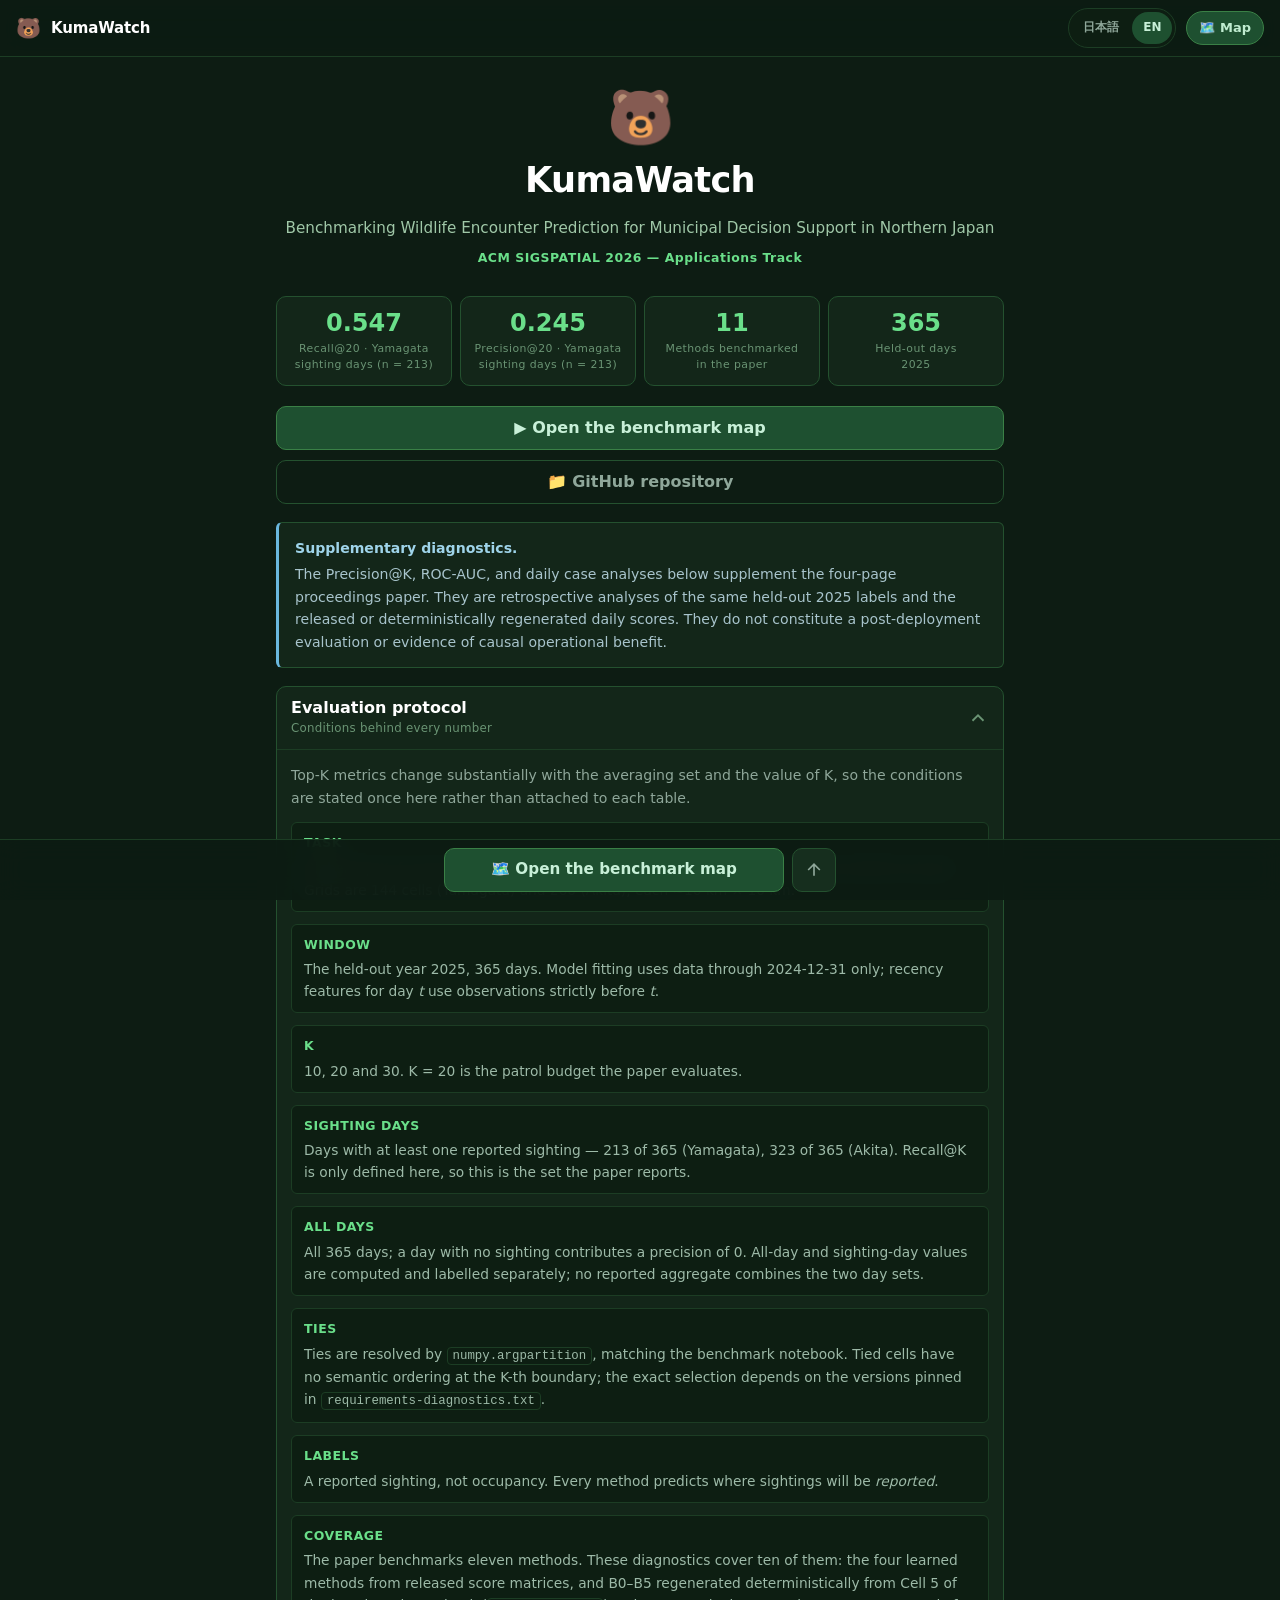
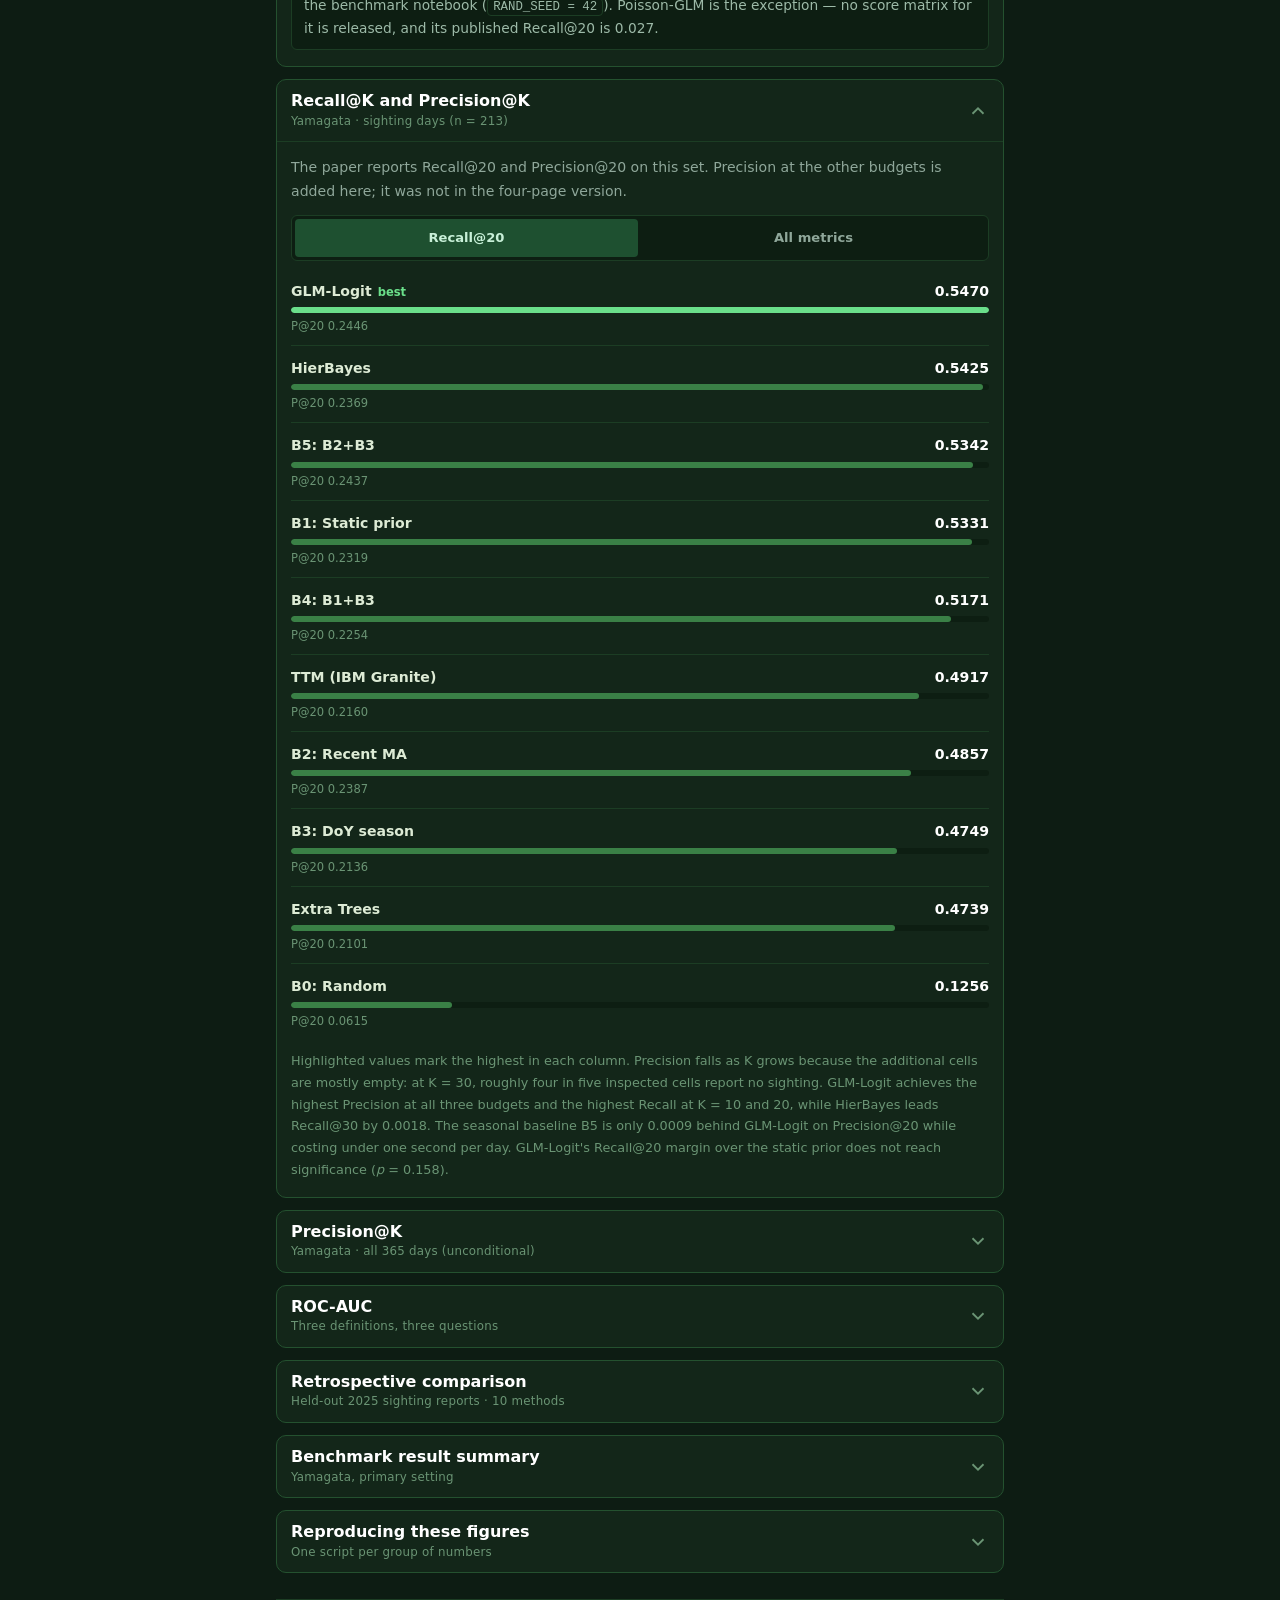
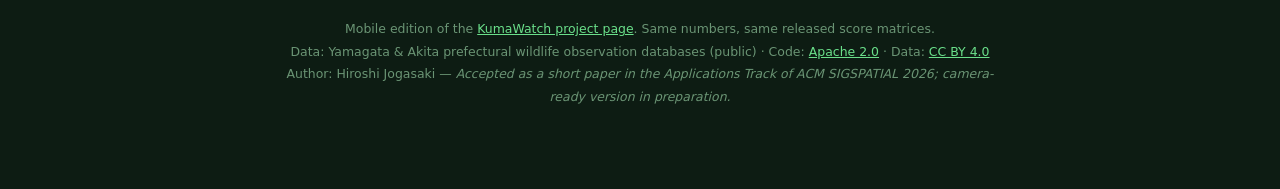
<file: index.html>
<!DOCTYPE html>
<html lang="en">
<head>
<meta charset="UTF-8">
<meta name="viewport" content="width=device-width,initial-scale=1,viewport-fit=cover">
<meta name="theme-color" content="#0d1c13">
<meta name="description" content="KumaWatch — mobile edition. Cost-annotated top-K benchmark of eleven wildlife-encounter prediction methods on held-out 2025 sighting records from Yamagata and Akita, Japan.">
<meta name="apple-mobile-web-app-capable" content="yes">
<meta name="mobile-web-app-capable" content="yes">
<meta name="apple-mobile-web-app-status-bar-style" content="black-translucent">
<meta name="apple-mobile-web-app-title" content="KumaWatch">
<meta name="format-detection" content="telephone=no">
<title data-i18n="title.index">KumaWatch 🐻 — Cost-Annotated Top-K Benchmark (Mobile)</title>
<link rel="manifest" href="manifest.webmanifest">
<link rel="icon" href="mobile-icons/icon.svg" type="image/svg+xml">
<link rel="apple-touch-icon" href="mobile-icons/apple-touch-icon.png">
<link rel="stylesheet" href="mobile-assets/base.css">
<link rel="stylesheet" href="mobile-assets/index.css">
</head>
<body>

<header class="topbar">
  <span class="mark" aria-hidden="true">🐻</span>
  <span class="name">KumaWatch</span>
  <span class="spacer"></span>
  <div class="lang" role="group" aria-label="Language" data-i18n-aria="a11y.lang">
    <button type="button" data-lang="ja" aria-pressed="false" lang="ja">日本語</button>
    <button type="button" data-lang="en" aria-pressed="true" lang="en">EN</button>
  </div>
  <a class="go" href="map.html" data-i18n="nav.map">🗺️ Map</a>
</header>

<div class="wrap">

  <div class="hero">
    <div class="bear" aria-hidden="true">🐻</div>
    <h1>KumaWatch</h1>
    <p class="sub" data-i18n="hero.sub">Benchmarking Wildlife Encounter Prediction for Municipal Decision Support in Northern Japan</p>
    <p class="conf" data-i18n="hero.conf">ACM SIGSPATIAL 2026 — Applications Track</p>
  </div>

  <div class="stats">
    <div class="stat"><div class="stat-num">0.547</div><div class="stat-lbl" data-i18n-html="stat1">Recall@20 · Yamagata<br>sighting days (n = 213)</div></div>
    <div class="stat"><div class="stat-num">0.245</div><div class="stat-lbl" data-i18n-html="stat2">Precision@20 · Yamagata<br>sighting days (n = 213)</div></div>
    <div class="stat"><div class="stat-num">11</div><div class="stat-lbl" data-i18n-html="stat3">Methods benchmarked<br>in the paper</div></div>
    <div class="stat"><div class="stat-num">365</div><div class="stat-lbl" data-i18n-html="stat4">Held-out days<br>2025</div></div>
  </div>

  <a class="btn" href="map.html" data-i18n="btn.map">▶ Open the benchmark map</a>
  <a class="btn btn-outline" data-i18n="btn.repo" href="https://github.com/Global-jogasaki/KumaWatch" target="_blank" rel="noopener">📁 GitHub repository</a>

  <div class="a2hs" id="a2hs" hidden>
    <div data-i18n-html="a2hs">Tap <b>Share</b> → <b>Add to Home Screen</b> to keep KumaWatch one tap away. The map then also opens without a network connection.</div>
    <button type="button" id="a2hs-close" aria-label="Dismiss" data-i18n-aria="a11y.dismiss">×</button>
  </div>

  <div class="notice" data-i18n-html="notice">
    <strong>Supplementary diagnostics.</strong>
    The Precision@K, ROC-AUC, and daily case analyses below supplement the four-page proceedings paper. They are retrospective analyses of the same held-out 2025 labels and the released or deterministically regenerated daily scores. They do not constitute a post-deployment evaluation or evidence of causal operational benefit.
  </div>

  <!-- ── Protocol ─────────────────────────────────────────────────────── -->
  <details class="acc" open>
    <summary>
      <span class="s-txt"><b data-i18n="sect1.t">Evaluation protocol</b><span data-i18n="sect1.s">Conditions behind every number</span></span>
      <svg class="chev" viewBox="0 0 24 24" fill="none" stroke="currentColor" stroke-width="2" aria-hidden="true"><path d="M6 9l6 6 6-6"/></svg>
    </summary>
    <div class="body">
      <p class="lead" data-i18n-html="lead1">Top-K metrics change substantially with the averaging set and the value of K, so the conditions are stated once here rather than attached to each table.</p>
      <dl class="dl">
        <div><dt data-i18n-html="dt1">Task</dt><dd data-i18n-html="dd1">Global top-K: for each day, the K cells with the highest score across the whole prefectural grid. Grids are 144 cells (Yamagata) and 260 (Akita), each ≈10 km × 10 km.</dd></div>
        <div><dt data-i18n-html="dt2">Window</dt><dd data-i18n-html="dd2">The held-out year 2025, 365 days. Model fitting uses data through 2024-12-31 only; recency features for day <em>t</em> use observations strictly before <em>t</em>.</dd></div>
        <div><dt data-i18n-html="dt3">K</dt><dd data-i18n-html="dd3">10, 20 and 30. K = 20 is the patrol budget the paper evaluates.</dd></div>
        <div><dt data-i18n-html="dt4">Sighting days</dt><dd data-i18n-html="dd4">Days with at least one reported sighting — 213 of 365 (Yamagata), 323 of 365 (Akita). Recall@K is only defined here, so this is the set the paper reports.</dd></div>
        <div><dt data-i18n-html="dt5">All days</dt><dd data-i18n-html="dd5">All 365 days; a day with no sighting contributes a precision of 0. All-day and sighting-day values are computed and labelled separately; no reported aggregate combines the two day sets.</dd></div>
        <div><dt data-i18n-html="dt6">Ties</dt><dd data-i18n-html="dd6">Ties are resolved by <code>numpy.argpartition</code>, matching the benchmark notebook. Tied cells have no semantic ordering at the K-th boundary; the exact selection depends on the versions pinned in <code>requirements-diagnostics.txt</code>.</dd></div>
        <div><dt data-i18n-html="dt7">Labels</dt><dd data-i18n-html="dd7">A reported sighting, not occupancy. Every method predicts where sightings will be <em>reported</em>.</dd></div>
        <div><dt data-i18n-html="dt8">Coverage</dt><dd data-i18n-html="dd8">The paper benchmarks eleven methods. These diagnostics cover ten of them: the four learned methods from released score matrices, and B0–B5 regenerated deterministically from Cell 5 of the benchmark notebook (<code>RAND_SEED = 42</code>). Poisson-GLM is the exception — no score matrix for it is released, and its published Recall@20 is 0.027.</dd></div>
      </dl>
    </div>
  </details>

  <!-- ── Recall / Precision, sighting days ────────────────────────────── -->
  <details class="acc" open>
    <summary>
      <span class="s-txt"><b data-i18n="sect2.t">Recall@K and Precision@K</b><span data-i18n="sect2.s">Yamagata · sighting days (n = 213)</span></span>
      <svg class="chev" viewBox="0 0 24 24" fill="none" stroke="currentColor" stroke-width="2" aria-hidden="true"><path d="M6 9l6 6 6-6"/></svg>
    </summary>
    <div class="body">
      <p class="lead" data-i18n-html="lead2">The paper reports Recall@20 and Precision@20 on this set. Precision at the other budgets is added here; it was not in the four-page version.</p>
      <div class="metric" data-bar-col="3" data-sub-col="4">
        <div class="seg" role="tablist" aria-label="View" data-i18n-aria="a11y.view">
          <button type="button" role="tab" aria-selected="true" data-view="bars" data-i18n="seg1">Recall@20</button>
          <button type="button" role="tab" aria-selected="false" data-view="table" data-i18n="seg2">All metrics</button>
        </div>
        <div class="bars" data-view-panel="bars"></div>
        <div data-view-panel="table" hidden>
          <div class="tbl-wrap">
            <table>
              <thead><tr><th scope="col" data-i18n="th1">Method</th><th scope="col" data-i18n="th2">R@10</th><th scope="col" data-i18n="th3">P@10</th><th scope="col" data-i18n="th4">R@20</th><th scope="col" data-i18n="th5">P@20</th><th scope="col" data-i18n="th6">R@30</th><th scope="col" data-i18n="th7">P@30</th></tr></thead>
              <tbody>
                <tr><td data-i18n="m.glm-logit">GLM-Logit</td><td class="n best">0.3448</td><td class="n best">0.3052</td><td class="n best">0.5470</td><td class="n best">0.2446</td><td class="n">0.6904</td><td class="n best">0.2106</td></tr>
                <tr><td data-i18n="m.hierbayes">HierBayes</td><td class="n">0.3280</td><td class="n">0.2826</td><td class="n">0.5425</td><td class="n">0.2369</td><td class="n best">0.6922</td><td class="n">0.2094</td></tr>
                <tr><td data-i18n="m.b5-b2-b3">B5: B2+B3</td><td class="n">0.3326</td><td class="n">0.3005</td><td class="n">0.5342</td><td class="n">0.2437</td><td class="n">0.6604</td><td class="n">0.2086</td></tr>
                <tr><td data-i18n="m.b1-static-prior">B1: Static prior</td><td class="n">0.2864</td><td class="n">0.2441</td><td class="n">0.5331</td><td class="n">0.2319</td><td class="n">0.6588</td><td class="n">0.1973</td></tr>
                <tr><td data-i18n="m.b4-b1-b3">B4: B1+B3</td><td class="n">0.3204</td><td class="n">0.2671</td><td class="n">0.5171</td><td class="n">0.2254</td><td class="n">0.6441</td><td class="n">0.1961</td></tr>
                <tr><td data-i18n="m.ttm-ibm-granite">TTM (IBM Granite)</td><td class="n">0.2906</td><td class="n">0.2399</td><td class="n">0.4917</td><td class="n">0.2160</td><td class="n">0.6201</td><td class="n">0.1862</td></tr>
                <tr><td data-i18n="m.b2-recent-ma">B2: Recent MA</td><td class="n">0.3106</td><td class="n">0.2925</td><td class="n">0.4857</td><td class="n">0.2387</td><td class="n">0.6066</td><td class="n">0.2019</td></tr>
                <tr><td data-i18n="m.b3-doy-season">B3: DoY season</td><td class="n">0.3048</td><td class="n">0.2573</td><td class="n">0.4749</td><td class="n">0.2136</td><td class="n">0.5871</td><td class="n">0.1862</td></tr>
                <tr><td data-i18n="m.extra-trees">Extra Trees</td><td class="n">0.2927</td><td class="n">0.2427</td><td class="n">0.4739</td><td class="n">0.2101</td><td class="n">0.6066</td><td class="n">0.1848</td></tr>
                <tr><td data-i18n="m.b0-random">B0: Random</td><td class="n">0.0602</td><td class="n">0.0624</td><td class="n">0.1256</td><td class="n">0.0615</td><td class="n">0.1860</td><td class="n">0.0612</td></tr>
              </tbody>
            </table>
          </div>
          <p class="swipe-hint" data-i18n="hint.swipe">← swipe the table →</p>
        </div>
      </div>
      <p class="tnote" data-i18n-html="note1">Highlighted values mark the highest in each column. Precision falls as K grows because the additional cells are mostly empty: at K = 30, roughly four in five inspected cells report no sighting. GLM-Logit achieves the highest Precision at all three budgets and the highest Recall at K = 10 and 20, while HierBayes leads Recall@30 by 0.0018. The seasonal baseline B5 is only 0.0009 behind GLM-Logit on Precision@20 while costing under one second per day. GLM-Logit's Recall@20 margin over the static prior does not reach significance (<em>p</em> = 0.158).</p>
    </div>
  </details>

  <!-- ── Precision, all days ──────────────────────────────────────────── -->
  <details class="acc">
    <summary>
      <span class="s-txt"><b data-i18n="sect3.t">Precision@K</b><span data-i18n="sect3.s">Yamagata · all 365 days (unconditional)</span></span>
      <svg class="chev" viewBox="0 0 24 24" fill="none" stroke="currentColor" stroke-width="2" aria-hidden="true"><path d="M6 9l6 6 6-6"/></svg>
    </summary>
    <div class="body">
      <p class="lead" data-i18n-html="lead3">The same predictions, now averaged over all 365 days. This unconditional measure answers a different operational question: the average daily yield when a patrol is dispatched every day. It is reported separately from the sighting-day precision used in the paper.</p>
      <div class="metric" data-bar-col="2" data-sub-col="4">
        <div class="seg" role="tablist" aria-label="View" data-i18n-aria="a11y.view">
          <button type="button" role="tab" aria-selected="true" data-view="bars" data-i18n="seg3">P@20</button>
          <button type="button" role="tab" aria-selected="false" data-view="table" data-i18n="seg4">All metrics</button>
        </div>
        <div class="bars" data-view-panel="bars"></div>
        <div data-view-panel="table" hidden>
          <div class="tbl-wrap">
            <table>
              <thead><tr><th scope="col" data-i18n="th8">Method</th><th scope="col" data-i18n="th9">P@10</th><th scope="col" data-i18n="th10">P@20</th><th scope="col" data-i18n="th11">P@30</th><th scope="col" data-i18n="th12">P@20, sighting days</th></tr></thead>
              <tbody>
                <tr><td data-i18n="m.glm-logit">GLM-Logit</td><td class="n best">0.1781</td><td class="n best">0.1427</td><td class="n best">0.1229</td><td class="n flat">0.2446</td></tr>
                <tr><td data-i18n="m.b5-b2-b3">B5: B2+B3</td><td class="n">0.1753</td><td class="n">0.1422</td><td class="n">0.1217</td><td class="n flat">0.2437</td></tr>
                <tr><td data-i18n="m.b2-recent-ma">B2: Recent MA</td><td class="n">0.1707</td><td class="n">0.1393</td><td class="n">0.1178</td><td class="n flat">0.2387</td></tr>
                <tr><td data-i18n="m.hierbayes">HierBayes</td><td class="n">0.1649</td><td class="n">0.1382</td><td class="n">0.1222</td><td class="n flat">0.2369</td></tr>
                <tr><td data-i18n="m.b4-b1-b3">B4: B1+B3</td><td class="n">0.1559</td><td class="n">0.1315</td><td class="n">0.1144</td><td class="n flat">0.2254</td></tr>
                <tr><td data-i18n="m.b1-static-prior">B1: Static prior</td><td class="n">0.1425</td><td class="n">0.1353</td><td class="n">0.1152</td><td class="n flat">0.2319</td></tr>
                <tr><td data-i18n="m.b3-doy-season">B3: DoY season</td><td class="n">0.1501</td><td class="n">0.1247</td><td class="n">0.1087</td><td class="n flat">0.2136</td></tr>
                <tr><td data-i18n="m.ttm-ibm-granite">TTM (IBM Granite)</td><td class="n">0.1400</td><td class="n">0.1260</td><td class="n">0.1087</td><td class="n flat">0.2160</td></tr>
                <tr><td data-i18n="m.extra-trees">Extra Trees</td><td class="n">0.1416</td><td class="n">0.1226</td><td class="n">0.1079</td><td class="n flat">0.2101</td></tr>
                <tr><td data-i18n="m.b0-random">B0: Random</td><td class="n">0.0364</td><td class="n">0.0359</td><td class="n">0.0357</td><td class="n flat">0.0615</td></tr>
              </tbody>
            </table>
          </div>
          <p class="swipe-hint" data-i18n="hint.swipe">← swipe the table →</p>
        </div>
      </div>
      <p class="tnote" data-i18n-html="note2">Values from the two tables are not directly interchangeable because they condition on different day sets. The right-hand column repeats the sighting-day Precision@20 only to quantify the effect of this conditioning.</p>
    </div>
  </details>

  <!-- ── ROC-AUC ──────────────────────────────────────────────────────── -->
  <details class="acc">
    <summary>
      <span class="s-txt"><b data-i18n="sect4.t">ROC-AUC</b><span data-i18n="sect4.s">Three definitions, three questions</span></span>
      <svg class="chev" viewBox="0 0 24 24" fill="none" stroke="currentColor" stroke-width="2" aria-hidden="true"><path d="M6 9l6 6 6-6"/></svg>
    </summary>
    <div class="body">
      <p class="lead" data-i18n-html="lead4">ROC-AUC is reported as a supplementary threshold-free diagnostic. It does not replace Recall@K or Precision@K, which correspond directly to the fixed daily patrol budget. “ROC-AUC” is not one number — these three are computed from the same scores and answer different questions.</p>
      <div class="metric" data-bar-col="1" data-sub-col="2">
        <div class="seg" role="tablist" aria-label="View" data-i18n-aria="a11y.view">
          <button type="button" role="tab" aria-selected="true" data-view="bars" data-i18n="seg5">Pooled</button>
          <button type="button" role="tab" aria-selected="false" data-view="table" data-i18n="seg6">All three</button>
        </div>
        <div class="bars" data-view-panel="bars"></div>
        <div data-view-panel="table" hidden>
          <div class="tbl-wrap">
            <table>
              <thead><tr><th scope="col" data-i18n="th13">Method</th><th scope="col" data-i18n="th14">Pooled cell-day</th><th scope="col" data-i18n="th15">Mean daily cross-sectional</th><th scope="col" data-i18n="th16">Mean per-cell temporal</th></tr></thead>
              <tbody>
                <tr><td data-i18n="m.glm-logit">GLM-Logit</td><td class="n best">0.9090</td><td class="n best">0.8614</td><td class="n best">0.7373</td></tr>
                <tr><td data-i18n="m.hierbayes">HierBayes</td><td class="n">0.9080</td><td class="n">0.8598</td><td class="n">0.7333</td></tr>
                <tr><td data-i18n="m.b2-recent-ma">B2: Recent MA</td><td class="n">0.8839</td><td class="n">0.8012</td><td class="n">0.6932</td></tr>
                <tr><td data-i18n="m.extra-trees">Extra Trees</td><td class="n">0.8831</td><td class="n">0.8237</td><td class="n">0.7057</td></tr>
                <tr><td data-i18n="m.b5-b2-b3">B5: B2+B3</td><td class="n">0.8436</td><td class="n">0.8352</td><td class="n">0.5497</td></tr>
                <tr><td data-i18n="m.ttm-ibm-granite">TTM (IBM Granite)</td><td class="n">0.8415</td><td class="n">0.8311</td><td class="n">0.6178</td></tr>
                <tr><td data-i18n="m.b3-doy-season">B3: DoY season</td><td class="n">0.8327</td><td class="n">0.7763</td><td class="n">0.6631</td></tr>
                <tr><td data-i18n="m.b1-static-prior">B1: Static prior</td><td class="n">0.8269</td><td class="n">0.8492</td><td class="n">0.5000</td></tr>
                <tr><td data-i18n="m.b4-b1-b3">B4: B1+B3</td><td class="n">0.8183</td><td class="n">0.8410</td><td class="n">0.4994</td></tr>
                <tr><td data-i18n="m.b0-random">B0: Random</td><td class="n">0.4960</td><td class="n">0.4857</td><td class="n">0.5022</td></tr>
              </tbody>
            </table>
          </div>
          <p class="swipe-hint" data-i18n="hint.swipe">← swipe the table →</p>
        </div>
      </div>
      <p class="tnote" data-i18n-html="note3">Highlighted values mark the highest in each column. <strong>Pooled</strong> ranks all 52,560 cell-days at once. <strong>Daily cross-sectional</strong> ranks the 144 cells within each day and takes the unweighted mean over the 213 days with a mixed outcome — the closest of the three to the patrol decision. <strong>Per-cell temporal</strong> ranks the 365 days within each cell, an unweighted mean over the 90 cells that had both outcomes; it measures a different task from the one this benchmark scores.</p>
      <div class="callout" data-i18n-html="callout1">
        <strong>Two readings that only appear once the definitions are separated.</strong>
        The static prior's pooled AUC of 0.827, despite having no temporal variation at all, illustrates that pooled cell-day AUC can be high without any ability to rank days within a cell — where it scores exactly 0.500. And Extra Trees exceeds TTM under pooled ROC-AUC (0.883 vs 0.842) while ranking below it on Recall@20 (0.474 vs 0.492). Which method looks better depends on the metric, which is the paper's argument for choosing the metric from the decision rather than from convention.
      </div>
    </div>
  </details>

  <!-- ── Retrospective comparison ─────────────────────────────────────── -->
  <details class="acc">
    <summary>
      <span class="s-txt"><b data-i18n="sect5.t">Retrospective comparison</b><span data-i18n="sect5.s">Held-out 2025 sighting reports · 10 methods</span></span>
      <svg class="chev" viewBox="0 0 24 24" fill="none" stroke="currentColor" stroke-width="2" aria-hidden="true"><path d="M6 9l6 6 6-6"/></svg>
    </summary>
    <div class="body">
      <p class="lead" data-i18n-html="lead5">For each of the ten methods with released or deterministically regenerated 2025 cell-day score matrices, the repository publishes the predicted top-20 cells beside the cells that actually reported a sighting, decomposed into true positives, false positives and false negatives, with the pairwise top-20 agreement between methods. This produces 3,650 method-day rows per prefecture in <code>results/daily_diagnostics_&lt;pref&gt;_2025.csv</code>.</p>
      <p class="lead" data-i18n-html="lead6">The cases below are selected automatically by the stated deterministic criteria rather than manually chosen for favourable visual appearance. The set intentionally includes both low-performing and relatively favourable cases.</p>
      <div class="cases">
        <div class="case">
          <div class="crit" data-i18n="crit1">Most sightings in 2025</div>
          <div class="date">2025-10-15</div>
          <div class="grid">
            <div class="kv"><div class="k" data-i18n="k.sighting-cells">Sighting cells</div><div class="v">30</div></div>
            <div class="kv"><div class="k" data-i18n="k.glm-logit-r-20">GLM-Logit R@20</div><div class="v">0.467</div></div>
            <div class="kv"><div class="k" data-i18n="k.static-prior-r-20">Static prior R@20</div><div class="v">0.433</div></div>
            <div class="kv"><div class="k" data-i18n="k.jaccard-20-glm-et">Jaccard@20 GLM/ET</div><div class="v">0.538</div></div>
          </div>
        </div>
        <div class="case">
          <div class="crit" data-i18n="crit2">Median GLM-Logit Recall@20</div>
          <div class="date">2025-06-27</div>
          <div class="grid">
            <div class="kv"><div class="k" data-i18n="k.sighting-cells">Sighting cells</div><div class="v">19</div></div>
            <div class="kv"><div class="k" data-i18n="k.glm-logit-r-20">GLM-Logit R@20</div><div class="v">0.526</div></div>
            <div class="kv"><div class="k" data-i18n="k.static-prior-r-20">Static prior R@20</div><div class="v">0.526</div></div>
            <div class="kv"><div class="k" data-i18n="k.jaccard-20-glm-et">Jaccard@20 GLM/ET</div><div class="v">0.481</div></div>
          </div>
        </div>
        <div class="case">
          <div class="crit" data-i18n="crit3">Lowest GLM-Logit Recall@20</div>
          <div class="date">2025-01-01</div>
          <div class="grid">
            <div class="kv"><div class="k" data-i18n="k.sighting-cells">Sighting cells</div><div class="v">1</div></div>
            <div class="kv"><div class="k" data-i18n="k.glm-logit-r-20">GLM-Logit R@20</div><div class="v warn">0.000</div></div>
            <div class="kv"><div class="k" data-i18n="k.static-prior-r-20">Static prior R@20</div><div class="v">1.000</div></div>
            <div class="kv"><div class="k" data-i18n="k.jaccard-20-glm-et">Jaccard@20 GLM/ET</div><div class="v">0.739</div></div>
          </div>
        </div>
        <div class="case">
          <div class="crit" data-i18n="crit4">Largest GLM-Logit − static-prior gap</div>
          <div class="date">2025-06-24</div>
          <div class="grid">
            <div class="kv"><div class="k" data-i18n="k.sighting-cells">Sighting cells</div><div class="v">6</div></div>
            <div class="kv"><div class="k" data-i18n="k.glm-logit-r-20">GLM-Logit R@20</div><div class="v">0.833</div></div>
            <div class="kv"><div class="k" data-i18n="k.static-prior-r-20">Static prior R@20</div><div class="v">0.333</div></div>
            <div class="kv"><div class="k" data-i18n="k.jaccard-20-glm-et">Jaccard@20 GLM/ET</div><div class="v">0.481</div></div>
          </div>
        </div>
        <div class="case">
          <div class="crit" data-i18n="crit5">Lowest GLM-Logit vs ET agreement</div>
          <div class="date">2025-07-09</div>
          <div class="grid">
            <div class="kv"><div class="k" data-i18n="k.sighting-cells">Sighting cells</div><div class="v">10</div></div>
            <div class="kv"><div class="k" data-i18n="k.glm-logit-r-20">GLM-Logit R@20</div><div class="v">0.700</div></div>
            <div class="kv"><div class="k" data-i18n="k.static-prior-r-20">Static prior R@20</div><div class="v">0.800</div></div>
            <div class="kv"><div class="k" data-i18n="k.jaccard-20-glm-et">Jaccard@20 GLM/ET</div><div class="v warn">0.379</div></div>
          </div>
        </div>
      </div>
      <p class="tnote" data-i18n-html="note4">Highlighted values identify the metric that triggered each deterministic selection criterion; they do not necessarily indicate model failure. On 2025-01-01, the single cell that reported a sighting was outside GLM-Logit's top 20 but inside the static prior's top 20. On a one-sighting day, Recall@20 is binary — either 0 or 1 — and is therefore highly sensitive to the rank of a single cell. It should not be treated as a stable estimate of overall model performance. On the highest-volume day, GLM-Logit and the static prior differ by only one captured sighting within the top-20 budget (14 versus 13 of 30). This is a single diagnostic case and does not establish a general relationship between sighting volume and model agreement.</p>
      <div class="callout nogo" data-i18n-html="callout2">
        <strong>What this is not.</strong> These are predictions compared retrospectively against held-out records. KumaWatch has not been evaluated in operation: no patrol routes, deployment period, control municipality or staff-decision records exist in this dataset, so no claim is made about patrol efficiency, injuries avoided or capture rates. Downstream uses of HierBayes posterior variance and of the Extra Trees environmental covariates are untested rather than refuted.
      </div>
    </div>
  </details>

  <!-- ── Headline summary ─────────────────────────────────────────────── -->
  <details class="acc">
    <summary>
      <span class="s-txt"><b data-i18n="sect6.t">Benchmark result summary</b><span data-i18n="sect6.s">Yamagata, primary setting</span></span>
      <svg class="chev" viewBox="0 0 24 24" fill="none" stroke="currentColor" stroke-width="2" aria-hidden="true"><path d="M6 9l6 6 6-6"/></svg>
    </summary>
    <div class="body">
      <dl class="dl">
        <div><dt data-i18n-html="dt9">GLM-Logit</dt><dd data-i18n-html="dd9">Highest Recall@20 (0.547) among all eleven benchmarked methods, and highest Precision@20 (0.245) among the ten covered by these supplementary diagnostics. Its Recall@20 margin over the static prior is +0.014 and does not approach significance (<em>p</em> = 0.158), while the inexpensive seasonal baseline B5 is only 0.0009 behind on Precision@20. On Recall@20, the static prior — a method with no model, no features and no daily computation — is statistically indistinguishable from GLM-Logit in this setting.</dd></div>
        <div><dt data-i18n-html="dt10">HierBayes</dt><dd data-i18n-html="dd10">Recall@20 = 0.542; no improvement over GLM-Logit on Yamagata (<em>p</em> = 0.621) at roughly sixty times the runtime. Posterior-uncertainty applications were not evaluated.</dd></div>
        <div><dt data-i18n-html="dt11">TTM</dt><dd data-i18n-html="dd11">Significantly worse than the static prior on Yamagata (Δ = −0.041, <em>p</em> = 0.0004), at about four hours of API inference per day. On Akita it also trails, but not significantly (Δ = −0.010, <em>p</em> = 0.364).</dd></div>
        <div><dt data-i18n-html="dt12">Extra Trees</dt><dd data-i18n-html="dd12">At Recall@20, Extra Trees underperforms the other non-ablation learned methods and is strongly miscalibrated (Brier Skill Score = −1.63). It nevertheless exceeds TTM under pooled ROC-AUC, illustrating that model ordering depends on the evaluation metric. Cross-method disagreement is not evidence of useful complementarity.</dd></div>
      </dl>
    </div>
  </details>

  <!-- ── Reproduction ─────────────────────────────────────────────────── -->
  <details class="acc">
    <summary>
      <span class="s-txt"><b data-i18n="sect7.t">Reproducing these figures</b><span data-i18n="sect7.s">One script per group of numbers</span></span>
      <svg class="chev" viewBox="0 0 24 24" fill="none" stroke="currentColor" stroke-width="2" aria-hidden="true"><path d="M6 9l6 6 6-6"/></svg>
    </summary>
    <div class="body">
      <dl class="dl">
        <div><dt data-i18n-html="dt13">Environment</dt><dd data-i18n-html="dd13"><code>pip install -r requirements-diagnostics.txt</code></dd></div>
        <div><dt data-i18n-html="dt14">Supplementary Precision, ROC-AUC and daily case tables</dt><dd data-i18n-html="dd14"><code>python scripts/daily_diagnostics.py</code></dd></div>
        <div><dt data-i18n-html="dt15">Published significance tests (Δ, 95% CI, permutation <em>p</em>)</dt><dd data-i18n-html="dd15"><code>python scripts/table2_significance.py</code></dd></div>
        <div><dt data-i18n-html="dt16">Calibration metrics (Brier, Brier Skill Score)</dt><dd data-i18n-html="dd16"><code>python scripts/calibration_validation.py</code></dd></div>
        <div><dt data-i18n-html="dt17">Cross-method top-K agreement (Jaccard@K)</dt><dd data-i18n-html="dd17"><code>python scripts/crosslayer_jaccard.py --check</code></dd></div>
        <div><dt data-i18n-html="dt18">This mobile build</dt><dd data-i18n-html="dd18"><code>python mobile-tools/build_data.py</code> — re-extracts the daily score matrices from the desktop map into <code>mobile-data/yamagata_2025.json</code>.</dd></div>
      </dl>
    </div>
  </details>

  <div class="foot" data-i18n-html="foot">
    Mobile edition of the <a href="https://global-jogasaki.github.io/KumaWatch/" target="_blank" rel="noopener">KumaWatch project page</a>. Same numbers, same released score matrices.<br>
    Data: Yamagata &amp; Akita prefectural wildlife observation databases (public) ·
    Code: <a href="https://github.com/Global-jogasaki/KumaWatch" target="_blank" rel="noopener">Apache 2.0</a> ·
    Data: <a href="https://creativecommons.org/licenses/by/4.0/" target="_blank" rel="noopener">CC BY 4.0</a><br>
    Author: Hiroshi Jogasaki — <em>Accepted as a short paper in the Applications Track of ACM SIGSPATIAL 2026; camera-ready version in preparation.</em>
  </div>

</div>

<nav class="actionbar">
  <a class="btn" href="map.html" data-i18n="btn.map2">🗺️ Open the benchmark map</a>
  <button class="top" type="button" id="to-top" aria-label="Back to top" data-i18n-aria="a11y.totop">
    <svg width="20" height="20" viewBox="0 0 24 24" fill="none" stroke="currentColor" stroke-width="2" aria-hidden="true"><path d="M12 19V5M5 12l7-7 7 7"/></svg>
  </button>
</nav>

<script src="mobile-assets/i18n.js" defer></script>
<script src="mobile-assets/strings-index.js" defer></script>
<script src="mobile-assets/index.js" defer></script>
</body>
</html>
</file>
<file: mobile-assets/base.css>
/* ==========================================================================
   KumaWatch mobile — shared tokens and primitives
   Phone-first: every rule here targets a 320–430 px viewport; wider screens
   are handled by the two min-width blocks at the end of each file.
   ========================================================================== */

:root {
  color-scheme: dark;

  --bg:        #0d1c13;
  --surface:   #162e1e;
  --surface-2: #132619;
  --sunken:    #0d1e12;
  --line:      #24512f;
  --line-soft: #1c3d24;
  --text:      #ddebd5;
  --text-hi:   #ffffff;
  --muted:     #8fa79a;
  --muted-2:   #6a9474;
  --accent:    #6adf8a;
  --accent-dk: #1e5030;
  --info:      #6ab8df;
  --warn:      #dfa050;

  --alert: #e81515;
  --high:  #f06520;
  --mid:   #e0b800;
  --low:   #28a030;

  --r-sm: 6px;
  --r-md: 10px;
  --r-lg: 16px;

  /* Horizontal page gutter, widened on notched devices in landscape. */
  --gut-l: max(16px, env(safe-area-inset-left));
  --gut-r: max(16px, env(safe-area-inset-right));

  /* Minimum comfortable touch target (Apple HIG: 44 pt). */
  --tap: 44px;

  --font: -apple-system, BlinkMacSystemFont, "Hiragino Kaku Gothic ProN",
          "Hiragino Sans", "Segoe UI", Meiryo, system-ui, sans-serif;
}

* { margin: 0; padding: 0; box-sizing: border-box; }

/* Components below set display explicitly, which would otherwise beat the
   user-agent rule for [hidden]. */
[hidden] { display: none !important; }

html {
  /* Stop iOS from inflating text when the phone is rotated to landscape. */
  -webkit-text-size-adjust: 100%;
  text-size-adjust: 100%;
}

body {
  font-family: var(--font);
  background: var(--bg);
  color: var(--text);
  font-size: 16px;
  line-height: 1.65;
  -webkit-font-smoothing: antialiased;
  /* Long words and URLs must not force a horizontal scrollbar on a phone. */
  overflow-wrap: break-word;
}

a { color: var(--accent); }

/* Suppress the grey iOS flash and replace it with explicit :active states,
   which stay legible on a dark background. */
a, button, summary, [role="button"] {
  -webkit-tap-highlight-color: transparent;
  /* Removes the 300 ms double-tap-to-zoom delay on interactive elements. */
  touch-action: manipulation;
}

button, select, input { font: inherit; color: inherit; }

/* iOS zooms the viewport when a focused control is under 16 px. */
select, input, textarea { font-size: 16px; }

code {
  font-family: ui-monospace, SFMono-Regular, Menlo, monospace;
  font-size: .9em;
  background: var(--sunken);
  border: 1px solid var(--line-soft);
  border-radius: 4px;
  padding: 1px 5px;
}

:focus-visible {
  outline: 2px solid var(--accent);
  outline-offset: 2px;
}

.sr-only {
  position: absolute; width: 1px; height: 1px;
  padding: 0; margin: -1px; overflow: hidden;
  clip-path: inset(50%); white-space: nowrap;
}

/* Language switch — same control at the top of both pages. */
.lang {
  display: flex; gap: 2px; flex: none; padding: 3px;
  background: var(--sunken); border: 1px solid var(--line-soft);
  border-radius: 999px;
}
.lang button {
  min-height: 32px; padding: 0 11px; border: 0; border-radius: 999px;
  background: transparent; color: var(--muted);
  font-size: 12px; font-weight: 700; cursor: pointer; white-space: nowrap;
}
.lang button[aria-pressed="true"] { background: var(--accent-dk); color: #c8f0d8; }

/* Risk tiers — shared by the index legend and the map. */
.t-alert { background: var(--alert); color: #fff; }
.t-high  { background: var(--high);  color: #fff; }
.t-mid   { background: var(--mid);   color: #1a1000; }
.t-low   { background: var(--low);   color: #d8f8d0; }

@media (prefers-reduced-motion: reduce) {
  *, *::before, *::after {
    animation-duration: .01ms !important;
    animation-iteration-count: 1 !important;
    transition-duration: .01ms !important;
    scroll-behavior: auto !important;
  }
}
</file>
<file: mobile-assets/index.css>
/* ==========================================================================
   KumaWatch mobile — landing page
   ========================================================================== */

body {
  padding-bottom: calc(76px + env(safe-area-inset-bottom));
}

/* ── sticky top bar ─────────────────────────────────────────────────────── */
.topbar {
  position: sticky; top: 0; z-index: 40;
  display: flex; align-items: center; gap: 10px;
  padding: 8px var(--gut-r) 8px var(--gut-l);
  padding-top: calc(8px + env(safe-area-inset-top));
  background: rgba(13, 28, 19, .88);
  backdrop-filter: saturate(160%) blur(12px);
  -webkit-backdrop-filter: saturate(160%) blur(12px);
  border-bottom: 1px solid var(--line-soft);
}
.topbar .mark { font-size: 20px; line-height: 1; }
.topbar .name { font-size: 15px; font-weight: 800; color: var(--text-hi); letter-spacing: -.01em; }
.topbar .spacer { flex: 1; }
.topbar .go {
  display: inline-flex; align-items: center; gap: 5px; white-space: nowrap;
  min-height: 34px; padding: 0 12px;
  background: var(--accent-dk); border: 1px solid #3a8046;
  border-radius: 999px; color: #c0ecd0;
  font-size: 13px; font-weight: 700; text-decoration: none;
}
.topbar .go:active { background: #2a6840; }

/* On the narrowest phones the language switch and the map button take
   priority over the wordmark; the bear stays as the identifier. */
@media (max-width: 379px) {
  .topbar .name { display: none; }
}

/* ── page shell ─────────────────────────────────────────────────────────── */
.wrap { padding: 0 var(--gut-r) 0 var(--gut-l); max-width: 760px; margin: 0 auto; }

.hero { text-align: center; padding: 26px 0 8px; }
.hero .bear { font-size: 54px; line-height: 1; }
.hero h1 {
  font-size: clamp(1.7rem, 9vw, 2.2rem); font-weight: 800;
  color: var(--text-hi); letter-spacing: -.02em; margin: 6px 0 8px;
}
.hero .sub { font-size: .95rem; color: #a0c8a8; line-height: 1.5; }
.hero .conf {
  font-size: .78rem; color: var(--accent); font-weight: 700;
  letter-spacing: .04em; margin-top: 8px;
}

/* ── stat grid ──────────────────────────────────────────────────────────── */
.stats {
  display: grid; grid-template-columns: 1fr 1fr; gap: 8px; margin: 20px 0;
}
.stat {
  background: var(--surface-2); border: 1px solid var(--line);
  border-radius: var(--r-md); padding: 12px 10px; text-align: center;
}
.stat-num {
  font-size: 1.5rem; font-weight: 800; color: var(--accent);
  font-variant-numeric: tabular-nums; line-height: 1.2;
}
.stat-lbl {
  font-size: .68rem; color: var(--muted-2); line-height: 1.45;
  letter-spacing: .04em; margin-top: 3px;
}

/* ── buttons ────────────────────────────────────────────────────────────── */
.btn {
  display: flex; align-items: center; justify-content: center; gap: 8px;
  min-height: var(--tap); width: 100%;
  background: var(--accent-dk); border: 1px solid #3a8046;
  border-radius: var(--r-md); color: #c8f0d8;
  font-size: 1rem; font-weight: 700; text-decoration: none;
}
.btn:active { background: #2a6840; transform: scale(.99); }
.btn-outline { background: transparent; border-color: var(--line); color: var(--muted); }
.btn-outline:active { background: var(--surface); color: var(--text); }
.btn + .btn { margin-top: 10px; }

/* ── notice / callout ───────────────────────────────────────────────────── */
.notice, .callout {
  background: var(--surface-2); border: 1px solid var(--line);
  border-left: 3px solid var(--info); border-radius: var(--r-sm);
  padding: 14px 16px; font-size: .88rem; line-height: 1.6;
  color: #a8c4cc; margin: 18px 0;
}
.notice strong, .callout strong { color: #9fd4ea; display: block; margin-bottom: 4px; }
.callout { border-left-color: var(--accent); color: #a8c8b4; }
.callout strong { color: var(--accent); }
.callout.nogo { border-left-color: var(--warn); color: #c8b49a; }
.callout.nogo strong { color: var(--warn); }

/* ── accordion sections ─────────────────────────────────────────────────── */
.acc {
  background: var(--surface-2); border: 1px solid var(--line);
  border-radius: var(--r-md); margin: 12px 0; overflow: hidden;
}
.acc > summary {
  display: flex; align-items: center; gap: 10px;
  min-height: 56px; padding: 10px 14px; cursor: pointer;
  list-style: none; user-select: none; -webkit-user-select: none;
}
.acc > summary::-webkit-details-marker { display: none; }
.acc > summary:active { background: var(--surface); }
.acc .s-txt { flex: 1; min-width: 0; }
.acc .s-txt b { display: block; font-size: 1rem; color: var(--text-hi); font-weight: 700; line-height: 1.35; }
.acc .s-txt span { display: block; font-size: .74rem; color: var(--muted-2); letter-spacing: .02em; }
.acc .chev {
  flex: none; width: 22px; height: 22px; color: var(--muted-2);
  transition: transform .18s ease;
}
.acc[open] > summary .chev { transform: rotate(180deg); }
.acc .body { padding: 2px 14px 16px; border-top: 1px solid var(--line-soft); }

.lead { font-size: .88rem; color: var(--muted); margin: 12px 0; }
.tnote { font-size: .8rem; color: var(--muted-2); line-height: 1.7; margin-top: 10px; }

/* ── segmented control ──────────────────────────────────────────────────── */
.seg {
  display: flex; gap: 4px; padding: 3px; margin: 12px 0 10px;
  background: var(--sunken); border: 1px solid var(--line-soft);
  border-radius: var(--r-sm);
}
.seg button {
  flex: 1; min-height: 38px; border: 0; border-radius: 4px;
  background: transparent; color: var(--muted);
  font-size: .82rem; font-weight: 700; cursor: pointer;
}
.seg button[aria-selected="true"] { background: var(--accent-dk); color: #c8f0d8; }

/* ── metric bar list (compact view) ─────────────────────────────────────── */
.bars { display: flex; flex-direction: column; gap: 2px; }
.bar-row {
  display: grid; grid-template-columns: 1fr auto; align-items: center;
  gap: 4px 10px; padding: 9px 0; border-bottom: 1px solid var(--line-soft);
}
.bar-row:last-child { border-bottom: 0; }
.bar-name { font-size: .88rem; font-weight: 700; color: var(--text); }
.bar-name em { font-style: normal; color: var(--accent); font-size: .72rem; margin-left: 6px; }
.bar-val { font-size: .88rem; font-variant-numeric: tabular-nums; color: var(--text-hi); font-weight: 700; }
.bar-track {
  grid-column: 1 / -1; height: 6px; border-radius: 3px;
  background: var(--sunken); overflow: hidden;
}
.bar-fill { display: block; height: 100%; border-radius: 3px; background: #3a8046; }
.bar-row.top .bar-fill { background: var(--accent); }
.bar-sub { display: block; grid-column: 1 / -1; font-size: .72rem; color: var(--muted-2); font-variant-numeric: tabular-nums; }

/* ── scrollable table ───────────────────────────────────────────────────── */
.tbl-wrap {
  position: relative; overflow-x: auto; overscroll-behavior-x: contain;
  -webkit-overflow-scrolling: touch;
  border: 1px solid var(--line); border-radius: var(--r-sm);
  background: var(--surface-2);
}
table { border-collapse: separate; border-spacing: 0; width: 100%; font-size: .82rem; }
th, td { padding: 9px 11px; white-space: nowrap; }
th {
  position: sticky; top: 0; z-index: 2;
  text-align: left; background: var(--surface-2); color: var(--muted-2);
  font-size: .66rem; letter-spacing: .06em; text-transform: uppercase;
  border-bottom: 1px solid var(--line);
}
td { color: #b8d0c0; border-bottom: 1px solid var(--line-soft); }
tr:last-child td { border-bottom: 0; }
/* First column pinned so the method name stays readable while scrolling. */
th:first-child, td:first-child {
  position: sticky; left: 0; z-index: 3;
  background: var(--surface-2); color: var(--text-hi); font-weight: 600;
  box-shadow: 1px 0 0 var(--line-soft);
}
th:first-child { z-index: 4; }
td.n { text-align: right; font-variant-numeric: tabular-nums; }
td.best { color: var(--accent); font-weight: 700; }
td.warn { color: var(--warn); font-weight: 700; }
td.flat { color: var(--muted); }
.swipe-hint {
  font-size: .72rem; color: var(--muted-2); text-align: right;
  margin-top: 6px; transition: opacity .3s;
}

/* ── definition lists ───────────────────────────────────────────────────── */
.dl { display: flex; flex-direction: column; gap: 12px; margin-top: 4px; }
.dl > div { background: var(--sunken); border: 1px solid var(--line-soft); border-radius: var(--r-sm); padding: 10px 12px; }
.dl dt { font-size: .78rem; font-weight: 700; color: var(--accent); letter-spacing: .04em; text-transform: uppercase; margin-bottom: 3px; }
.dl dd { font-size: .86rem; color: #9dbaa8; line-height: 1.6; }

/* ── case cards ─────────────────────────────────────────────────────────── */
.cases { display: flex; flex-direction: column; gap: 10px; }
.case {
  background: var(--sunken); border: 1px solid var(--line-soft);
  border-radius: var(--r-sm); padding: 12px;
}
.case .crit { font-size: .74rem; color: var(--muted-2); letter-spacing: .03em; text-transform: uppercase; }
.case .date { font-size: 1.05rem; font-weight: 800; color: var(--text-hi); font-variant-numeric: tabular-nums; margin: 2px 0 8px; }
.case .grid { display: grid; grid-template-columns: repeat(2, 1fr); gap: 6px; }
.case .kv { background: var(--surface-2); border-radius: 4px; padding: 6px 8px; }
.case .kv .k { font-size: .68rem; color: var(--muted-2); line-height: 1.4; }
.case .kv .v { font-size: .95rem; font-weight: 700; color: var(--text); font-variant-numeric: tabular-nums; }
.case .kv .v.warn { color: var(--warn); }

/* ── footer & sticky action bar ─────────────────────────────────────────── */
.foot {
  border-top: 1px solid var(--line-soft); margin-top: 26px; padding: 18px 0 8px;
  font-size: .78rem; color: var(--muted-2); line-height: 1.8; text-align: center;
}
.actionbar {
  position: fixed; left: 0; right: 0; bottom: 0; z-index: 45;
  display: flex; gap: 8px;
  padding: 8px var(--gut-r) calc(8px + env(safe-area-inset-bottom)) var(--gut-l);
  background: rgba(13, 28, 19, .92);
  backdrop-filter: blur(12px); -webkit-backdrop-filter: blur(12px);
  border-top: 1px solid var(--line-soft);
}
.actionbar .btn { font-size: .95rem; }
.actionbar .top {
  flex: none; width: var(--tap); min-height: var(--tap);
  display: flex; align-items: center; justify-content: center;
  background: var(--surface); border: 1px solid var(--line);
  border-radius: var(--r-md); color: var(--muted); cursor: pointer;
}
.actionbar .top:active { background: var(--surface-2); color: var(--text); }

/* ── add-to-home-screen hint (iOS Safari only, dismissible) ─────────────── */
.a2hs {
  display: none; align-items: flex-start; gap: 10px;
  background: var(--surface); border: 1px solid var(--line);
  border-radius: var(--r-md); padding: 12px 14px; margin: 16px 0;
  font-size: .82rem; color: var(--muted); line-height: 1.6;
}
.a2hs.show { display: flex; }
.a2hs b { color: var(--text-hi); }
.a2hs button {
  flex: none; width: 32px; height: 32px; margin: -4px -6px 0 0;
  background: transparent; border: 0; color: var(--muted-2);
  font-size: 20px; line-height: 1; cursor: pointer;
}

/* ── tablet / desktop ───────────────────────────────────────────────────── */
@media (min-width: 700px) {
  .stats { grid-template-columns: repeat(4, 1fr); }
  .hero { padding-top: 34px; }
  .case .grid { grid-template-columns: repeat(4, 1fr); }
  .actionbar { justify-content: center; }
  .actionbar .btn { max-width: 340px; }
}
</file>
